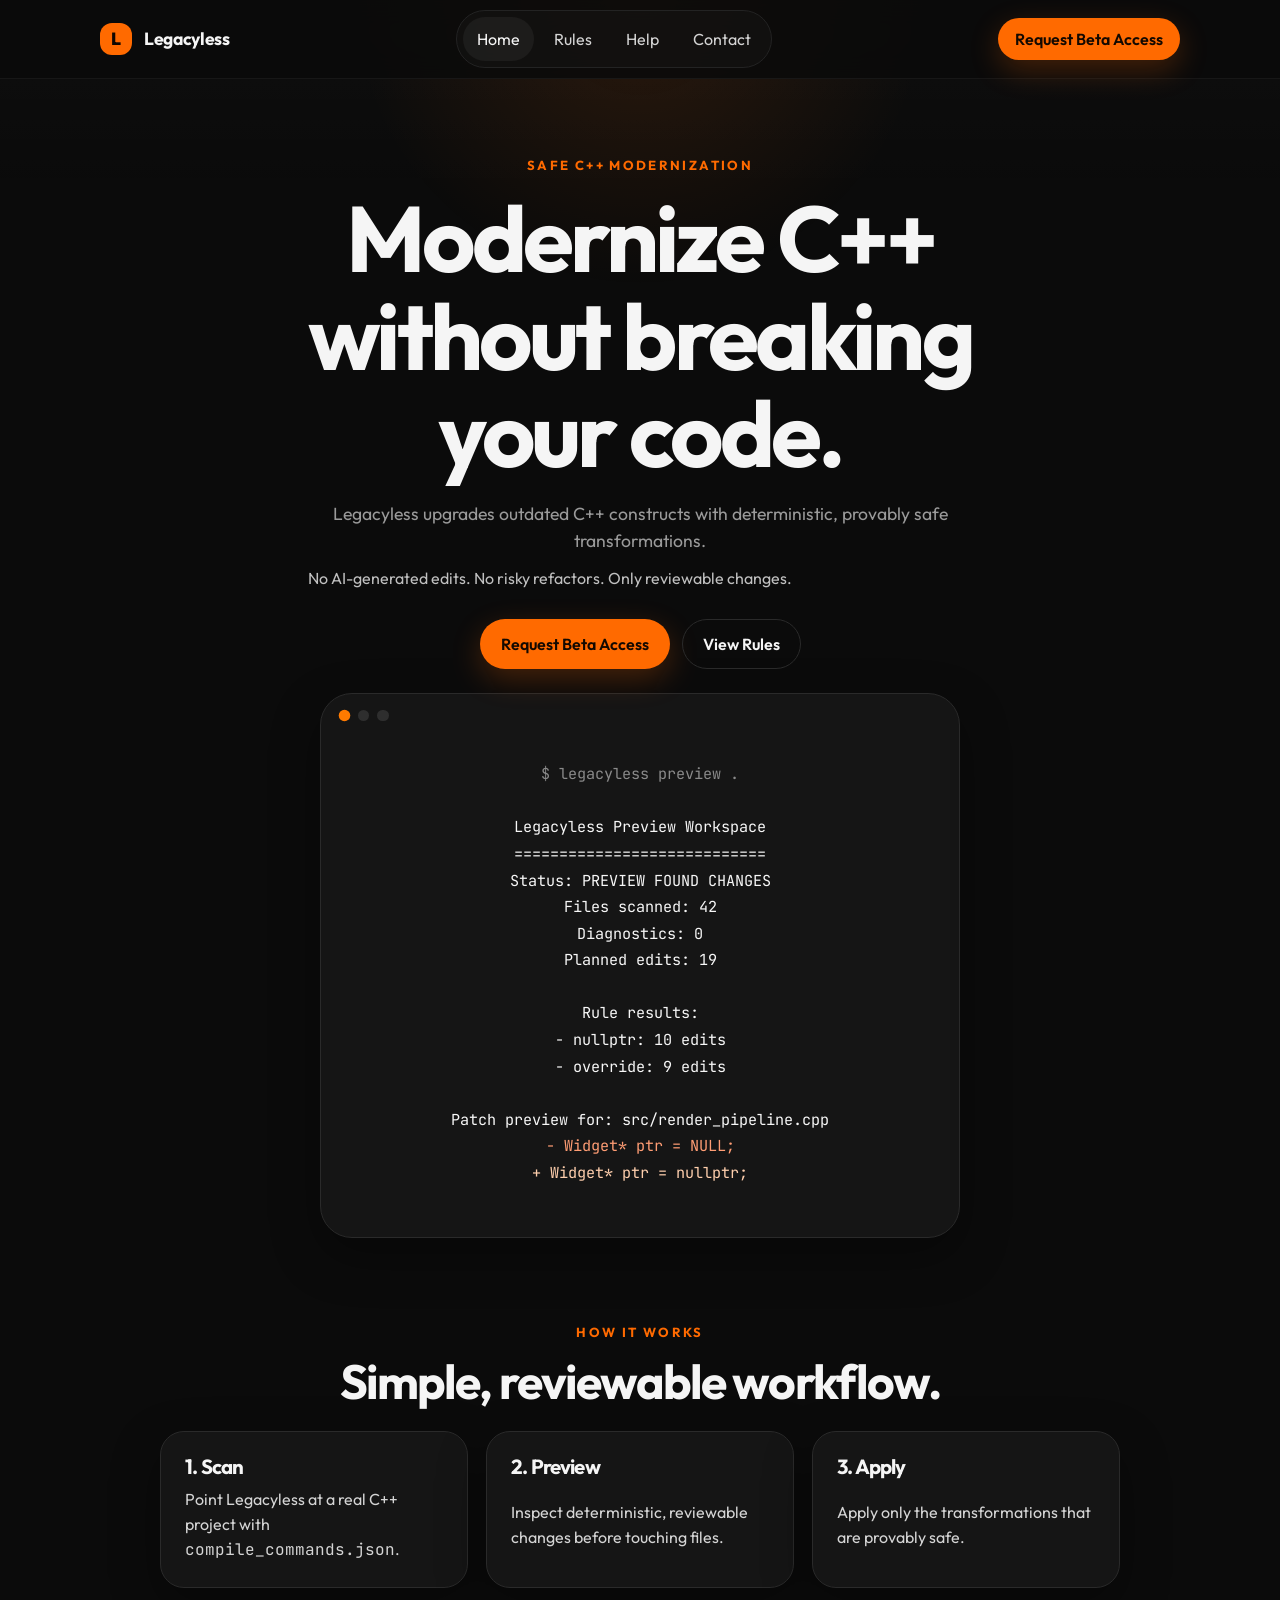
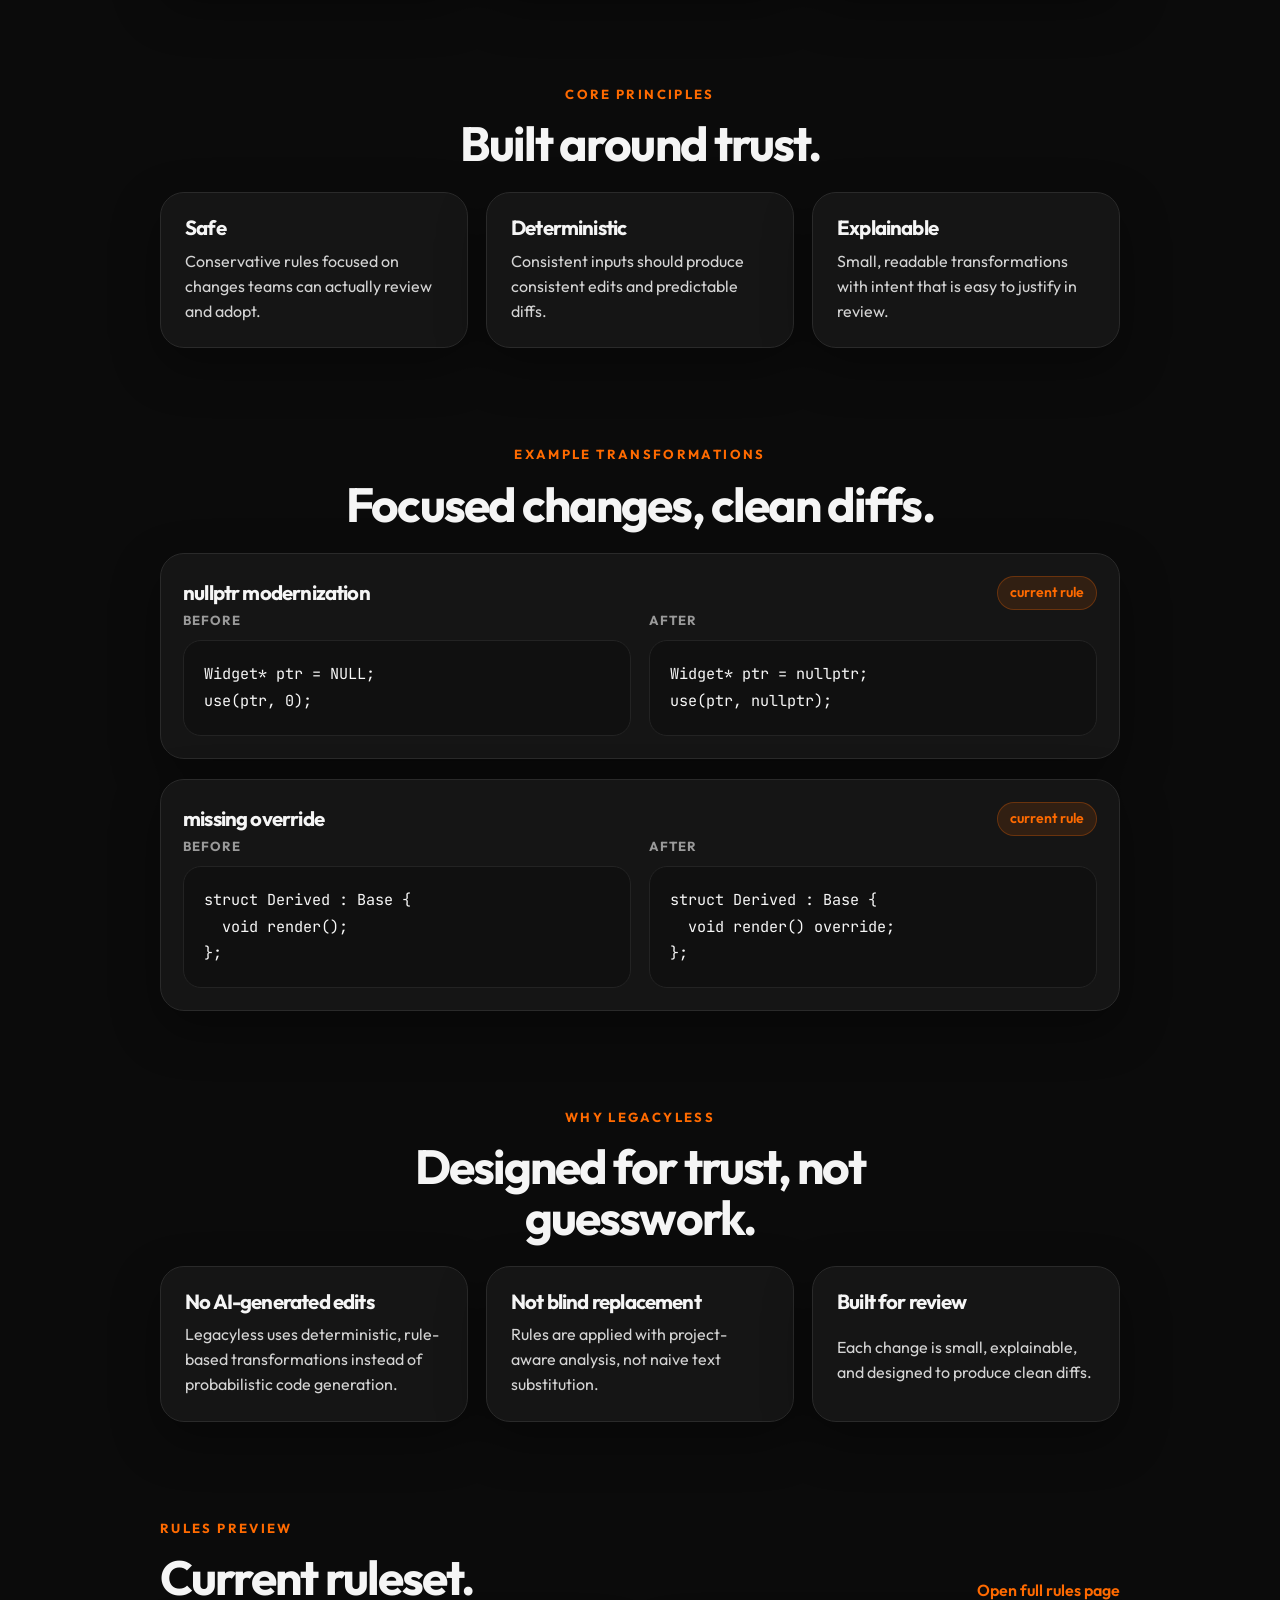
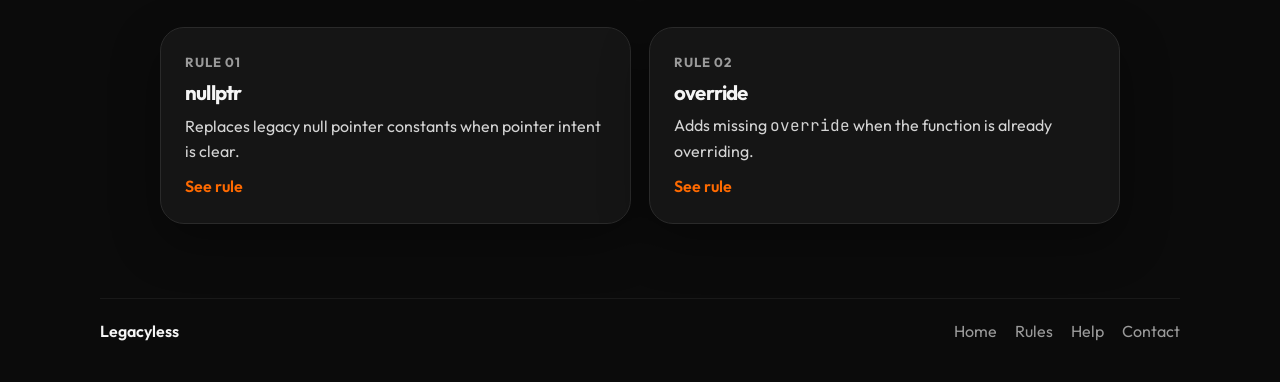
<file: index.html>
<!doctype html>
<html lang="en">

<head>
  <meta charset="utf-8">
  <meta name="viewport" content="width=device-width, initial-scale=1">
  <title>Legacyless | Modernize C++ safely</title>
  <meta name="description"
    content="Legacyless delivers safe, deterministic, explainable C++ modernization for teams that care about trust.">
  <meta name="theme-color" content="#0b0b0b">
  <link rel="preconnect" href="https://fonts.googleapis.com">
  <link rel="preconnect" href="https://fonts.gstatic.com" crossorigin>
  <link
    href="https://fonts.googleapis.com/css2?family=Outfit:wght@400;500;600;700;800&family=JetBrains+Mono:wght@400;500;700&display=swap"
    rel="stylesheet">
  <link rel="stylesheet" href="styles.css">
</head>

<body>
  <div class="site-shell">
    <header class="site-header">
      <div class="container nav-row">
        <a class="brand" href="index.html" aria-label="Legacyless home">
          <span class="brand-mark">L</span>
          <span>Legacyless</span>
        </a>
        <nav class="site-nav" aria-label="Primary">
          <a aria-current="page" href="index.html">Home</a>
          <a href="rules.html">Rules</a>
          <a href="help.html">Help</a>
          <a href="contact.html">Contact</a>
        </nav>
        <a class="button button-primary button-small" href="contact.html">Request Beta Access</a>
      </div>
    </header>

    <main>
      <section class="hero section">
        <div class="container hero-wrap">
          <p class="eyebrow">Safe C++ modernization</p>
          <h1>Modernize C++ without breaking your code.</h1>
          <p class="hero-copy">
            Legacyless upgrades outdated C++ constructs with deterministic, provably safe transformations.
          </p>
          <p class="hero-subcopy">
            No AI-generated edits. No risky refactors. Only reviewable changes.
          </p>

          <div class="hero-actions">
            <a class="button button-primary" href="contact.html">Request Beta Access</a>
            <a class="button button-secondary" href="rules.html">View Rules</a>
          </div>

          <div class="hero-terminal">
            <div class="terminal-bar">
              <span class="terminal-dot" data-dot="0"></span>
              <span class="terminal-dot" data-dot="1"></span>
              <span class="terminal-dot" data-dot="2"></span>
            </div>

            <div class="terminal-slides">
              <div class="terminal-slide" data-slide="0">
                <pre><code><span class="code-dim">$ legacyless preview .</span>

Legacyless Preview Workspace
============================
Status: PREVIEW FOUND CHANGES
Files scanned: 42
Diagnostics: 0
Planned edits: 19

Rule results:
- nullptr: 10 edits
- override: 9 edits

Patch preview for: src/render_pipeline.cpp
<span class="code-remove">- Widget* ptr = NULL;</span>
<span class="code-add">+ Widget* ptr = nullptr;</span></code></pre>
              </div>

              <div class="terminal-slide is-active" data-slide="1">
                <pre><code><span class="code-dim">$ legacyless apply src/render_pipeline.cpp --report-json</span>

Legacyless Apply Current File
=============================
Status: APPLY SUCCESS
File: src/render_pipeline.cpp
Diagnostics: 0
Applied edits: 4
Verification: clean

Rule results:
- override: 3 edits
- nullptr: 1 edit

JSON report used for summary output.</code></pre>
              </div>

              <div class="terminal-slide" data-slide="2">
                <pre><code><span class="code-dim">// deterministic, reviewable diff</span>
struct Renderer : BaseRenderer {
<span class="code-remove">-   void flush();</span>
<span class="code-add">+   void flush() override;</span>
};

<span class="code-remove">- Connection* current = NULL;</span>
<span class="code-add">+ Connection* current = nullptr;</span>
<span class="code-dim">// same input -> same output</span></code></pre>
              </div>
            </div>
          </div>
        </div>
      </section>

      <section class="section">
        <div class="container">
          <div class="section-heading">
            <p class="eyebrow">How it works</p>
            <h2>Simple, reviewable workflow.</h2>
          </div>

          <div class="card-grid card-grid-three">
            <article class="card principle-card">
              <h3>1. Scan</h3>
              <p>Point Legacyless at a real C++ project with <code>compile_commands.json</code>.</p>
            </article>
            <article class="card principle-card">
              <h3>2. Preview</h3>
              <p>Inspect deterministic, reviewable changes before touching files.</p>
            </article>
            <article class="card principle-card">
              <h3>3. Apply</h3>
              <p>Apply only the transformations that are provably safe.</p>
            </article>
          </div>
        </div>
      </section>

      <section class="section">
        <div class="container">
          <div class="section-heading">
            <p class="eyebrow">Core principles</p>
            <h2>Built around trust.</h2>
          </div>

          <div class="card-grid card-grid-three">
            <article class="card principle-card">
              <h3>Safe</h3>
              <p>Conservative rules focused on changes teams can actually review and adopt.</p>
            </article>
            <article class="card principle-card">
              <h3>Deterministic</h3>
              <p>Consistent inputs should produce consistent edits and predictable diffs.</p>
            </article>
            <article class="card principle-card">
              <h3>Explainable</h3>
              <p>Small, readable transformations with intent that is easy to justify in review.</p>
            </article>
          </div>
        </div>
      </section>

      <section class="section">
        <div class="container">
          <div class="section-heading">
            <p class="eyebrow">Example transformations</p>
            <h2>Focused changes, clean diffs.</h2>
          </div>

          <div class="example-stack">
            <article class="code-card">
              <div class="code-card-head">
                <h3>nullptr modernization</h3>
                <span class="pill">current rule</span>
              </div>
              <div class="split-code">
                <div>
                  <p class="code-label">Before</p>
                  <pre><code>Widget* ptr = NULL;
use(ptr, 0);</code></pre>
                </div>
                <div>
                  <p class="code-label">After</p>
                  <pre><code>Widget* ptr = nullptr;
use(ptr, nullptr);</code></pre>
                </div>
              </div>
            </article>

            <article class="code-card">
              <div class="code-card-head">
                <h3>missing override</h3>
                <span class="pill">current rule</span>
              </div>
              <div class="split-code">
                <div>
                  <p class="code-label">Before</p>
                  <pre><code>struct Derived : Base {
  void render();
};</code></pre>
                </div>
                <div>
                  <p class="code-label">After</p>
                  <pre><code>struct Derived : Base {
  void render() override;
};</code></pre>
                </div>
              </div>
            </article>
          </div>
        </div>
      </section>

      <section class="section">
        <div class="container">
          <div class="section-heading">
            <p class="eyebrow">Why Legacyless</p>
            <h2>Designed for trust, not guesswork.</h2>
          </div>

          <div class="card-grid card-grid-three">
            <article class="card principle-card">
              <h3>No AI-generated edits</h3>
              <p>Legacyless uses deterministic, rule-based transformations instead of probabilistic code generation.
              </p>
            </article>
            <article class="card principle-card">
              <h3>Not blind replacement</h3>
              <p>Rules are applied with project-aware analysis, not naive text substitution.</p>
            </article>
            <article class="card principle-card">
              <h3>Built for review</h3>
              <p>Each change is small, explainable, and designed to produce clean diffs.</p>
            </article>
          </div>
        </div>
      </section>

      <section class="section">
        <div class="container">
          <div class="section-heading section-heading-row">
            <div>
              <p class="eyebrow">Rules preview</p>
              <h2>Current ruleset.</h2>
            </div>
            <a class="text-link" href="rules.html">Open full rules page</a>
          </div>

          <div class="card-grid card-grid-two">
            <article class="card rule-card">
              <p class="rule-kicker">Rule 01</p>
              <h3>nullptr</h3>
              <p>Replaces legacy null pointer constants when pointer intent is clear.</p>
              <a class="text-link" href="rules.html">See rule</a>
            </article>
            <article class="card rule-card">
              <p class="rule-kicker">Rule 02</p>
              <h3>override</h3>
              <p>Adds missing <code>override</code> when the function is already overriding.</p>
              <a class="text-link" href="rules.html">See rule</a>
            </article>
          </div>
        </div>
      </section>
    </main>

    <footer class="site-footer">
      <div class="container footer-row">
        <p>Legacyless</p>
        <div class="footer-links">
          <a href="index.html">Home</a>
          <a href="rules.html">Rules</a>
          <a href="help.html">Help</a>
          <a href="contact.html">Contact</a>
        </div>
      </div>
    </footer>
  </div>

  <script src="script.js"></script>
</body>

</html>
</file>
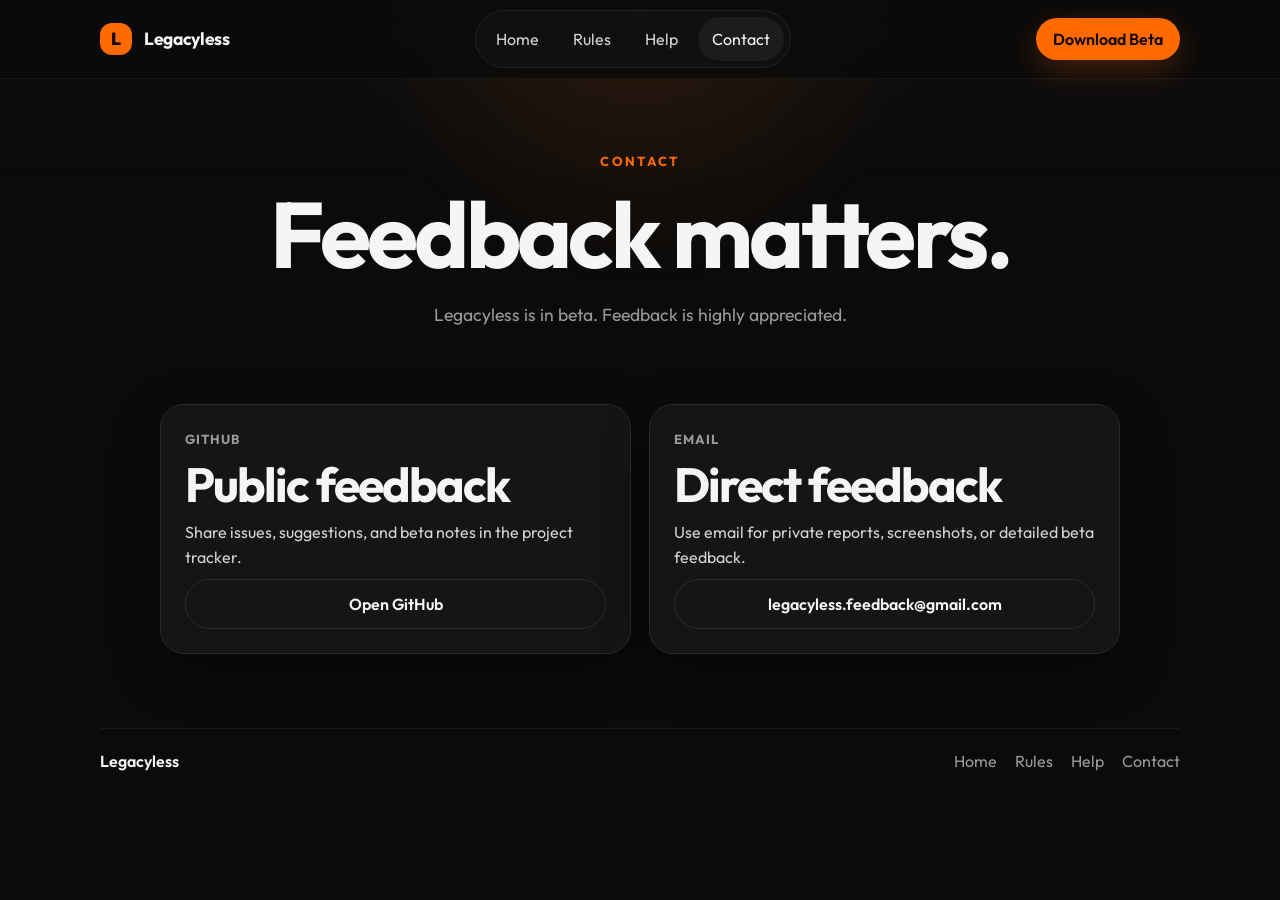
<file: contact.html>
<!doctype html>
<html lang="en">
<head>
  <meta charset="utf-8">
  <meta name="viewport" content="width=device-width, initial-scale=1">
  <title>Legacyless Contact | Beta feedback</title>
  <meta name="description" content="Share feedback on the Legacyless beta.">
  <meta name="theme-color" content="#0b0b0b">
  <link rel="preconnect" href="https://fonts.googleapis.com">
  <link rel="preconnect" href="https://fonts.gstatic.com" crossorigin>
  <link href="https://fonts.googleapis.com/css2?family=Outfit:wght@400;500;600;700;800&family=JetBrains+Mono:wght@400;500;700&display=swap" rel="stylesheet">
  <link rel="stylesheet" href="styles.css">
</head>
<body>
  <div class="site-shell">
    <header class="site-header">
      <div class="container nav-row">
        <a class="brand" href="index.html" aria-label="Legacyless home">
          <span class="brand-mark">L</span>
          <span>Legacyless</span>
        </a>
        <nav class="site-nav" aria-label="Primary">
          <a href="index.html">Home</a>
          <a href="rules.html">Rules</a>
          <a href="help.html">Help</a>
          <a aria-current="page" href="contact.html">Contact</a>
        </nav>
        <a class="button button-primary button-small" href="https://github.com/your-org/legacyless/releases/latest">Download Beta</a>
      </div>
    </header>

    <main>
      <section class="page-hero section">
        <div class="container page-hero-inner">
          <p class="eyebrow">Contact</p>
          <h1>Feedback matters.</h1>
          <p class="page-copy">Legacyless is in beta. Feedback is highly appreciated.</p>
        </div>
      </section>

      <section class="section">
        <div class="container contact-grid">
          <article class="card contact-card">
            <p class="rule-kicker">GitHub</p>
            <h2>Public feedback</h2>
            <p>Share issues, suggestions, and beta notes in the project tracker.</p>
            <a class="button button-secondary" href="https://github.com/your-org/legacyless/issues">Open GitHub</a>
          </article>

          <article class="card contact-card">
            <p class="rule-kicker">Email</p>
            <h2>Direct feedback</h2>
            <p>Use email for private reports, screenshots, or detailed beta feedback.</p>
            <a class="button button-secondary" href="mailto:legacyless.feedback@gmail.com">legacyless.feedback@gmail.com</a>
          </article>
        </div>
      </section>
    </main>

    <footer class="site-footer">
      <div class="container footer-row">
        <p>Legacyless</p>
        <div class="footer-links">
          <a href="index.html">Home</a>
          <a href="rules.html">Rules</a>
          <a href="help.html">Help</a>
          <a href="contact.html">Contact</a>
        </div>
      </div>
    </footer>
  </div>
</body>
</html>
</file>
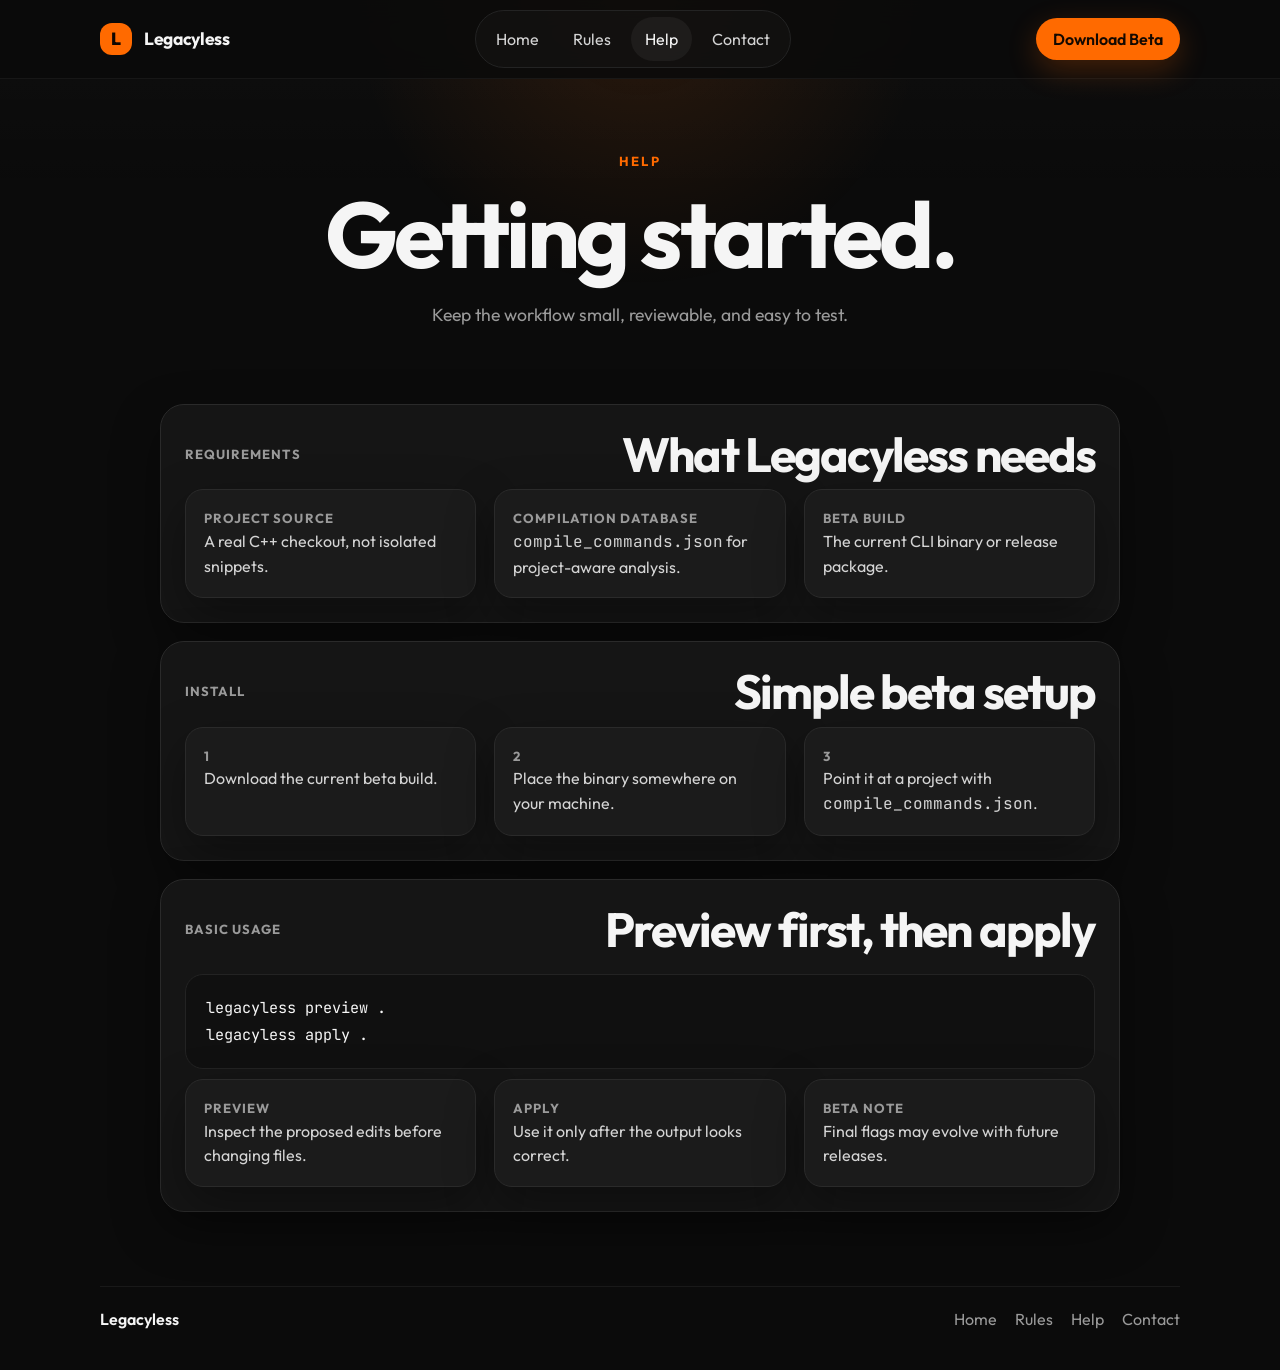
<file: help.html>
<!doctype html>
<html lang="en">
<head>
  <meta charset="utf-8">
  <meta name="viewport" content="width=device-width, initial-scale=1">
  <title>Legacyless Help | Getting started</title>
  <meta name="description" content="Requirements, install notes, and basic usage for the Legacyless beta.">
  <meta name="theme-color" content="#0b0b0b">
  <link rel="preconnect" href="https://fonts.googleapis.com">
  <link rel="preconnect" href="https://fonts.gstatic.com" crossorigin>
  <link href="https://fonts.googleapis.com/css2?family=Outfit:wght@400;500;600;700;800&family=JetBrains+Mono:wght@400;500;700&display=swap" rel="stylesheet">
  <link rel="stylesheet" href="styles.css">
</head>
<body>
  <div class="site-shell">
    <header class="site-header">
      <div class="container nav-row">
        <a class="brand" href="index.html" aria-label="Legacyless home">
          <span class="brand-mark">L</span>
          <span>Legacyless</span>
        </a>
        <nav class="site-nav" aria-label="Primary">
          <a href="index.html">Home</a>
          <a href="rules.html">Rules</a>
          <a aria-current="page" href="help.html">Help</a>
          <a href="contact.html">Contact</a>
        </nav>
        <a class="button button-primary button-small" href="https://github.com/your-org/legacyless/releases/latest">Download Beta</a>
      </div>
    </header>

    <main>
      <section class="page-hero section">
        <div class="container page-hero-inner">
          <p class="eyebrow">Help</p>
          <h1>Getting started.</h1>
          <p class="page-copy">Keep the workflow small, reviewable, and easy to test.</p>
        </div>
      </section>

      <section class="section">
        <div class="container stack-grid">
          <article class="card content-card">
            <div class="content-card-head">
              <p class="rule-kicker">Requirements</p>
              <h2>What Legacyless needs</h2>
            </div>
            <div class="bullet-grid">
              <div class="bullet-card">
                <p class="mini-label">Project source</p>
                <p>A real C++ checkout, not isolated snippets.</p>
              </div>
              <div class="bullet-card">
                <p class="mini-label">Compilation database</p>
                <p><code>compile_commands.json</code> for project-aware analysis.</p>
              </div>
              <div class="bullet-card">
                <p class="mini-label">Beta build</p>
                <p>The current CLI binary or release package.</p>
              </div>
            </div>
          </article>

          <article class="card content-card">
            <div class="content-card-head">
              <p class="rule-kicker">Install</p>
              <h2>Simple beta setup</h2>
            </div>
            <div class="bullet-grid">
              <div class="bullet-card">
                <p class="mini-label">1</p>
                <p>Download the current beta build.</p>
              </div>
              <div class="bullet-card">
                <p class="mini-label">2</p>
                <p>Place the binary somewhere on your machine.</p>
              </div>
              <div class="bullet-card">
                <p class="mini-label">3</p>
                <p>Point it at a project with <code>compile_commands.json</code>.</p>
              </div>
            </div>
          </article>

          <article class="card content-card">
            <div class="content-card-head">
              <p class="rule-kicker">Basic usage</p>
              <h2>Preview first, then apply</h2>
            </div>
            <div class="command-block">
              <pre><code>legacyless preview .
legacyless apply .</code></pre>
            </div>
            <div class="bullet-grid">
              <div class="bullet-card">
                <p class="mini-label">Preview</p>
                <p>Inspect the proposed edits before changing files.</p>
              </div>
              <div class="bullet-card">
                <p class="mini-label">Apply</p>
                <p>Use it only after the output looks correct.</p>
              </div>
              <div class="bullet-card">
                <p class="mini-label">Beta note</p>
                <p>Final flags may evolve with future releases.</p>
              </div>
            </div>
          </article>
        </div>
      </section>
    </main>

    <footer class="site-footer">
      <div class="container footer-row">
        <p>Legacyless</p>
        <div class="footer-links">
          <a href="index.html">Home</a>
          <a href="rules.html">Rules</a>
          <a href="help.html">Help</a>
          <a href="contact.html">Contact</a>
        </div>
      </div>
    </footer>
  </div>
</body>
</html>
</file>
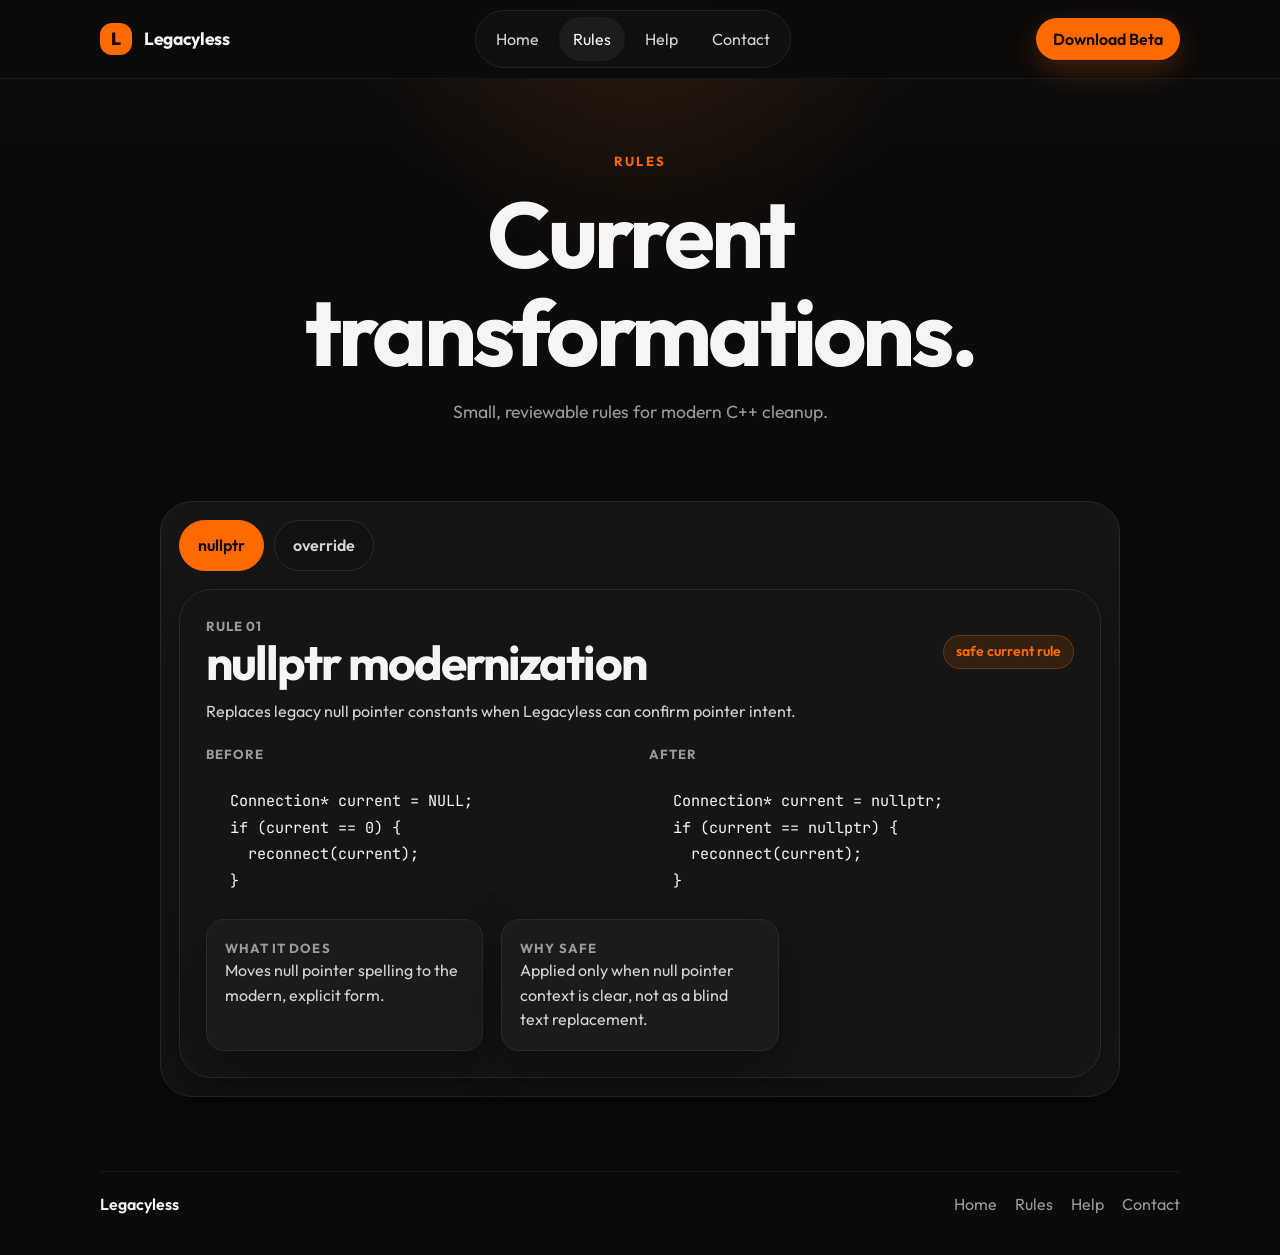
<file: rules.html>
<!doctype html>
<html lang="en">
<head>
  <meta charset="utf-8">
  <meta name="viewport" content="width=device-width, initial-scale=1">
  <title>Legacyless Rules | Current transformations</title>
  <meta name="description" content="Browse the current Legacyless rules for safe, deterministic, explainable C++ modernization.">
  <meta name="theme-color" content="#0b0b0b">
  <link rel="preconnect" href="https://fonts.googleapis.com">
  <link rel="preconnect" href="https://fonts.gstatic.com" crossorigin>
  <link href="https://fonts.googleapis.com/css2?family=Outfit:wght@400;500;600;700;800&family=JetBrains+Mono:wght@400;500;700&display=swap" rel="stylesheet">
  <link rel="stylesheet" href="styles.css">
</head>
<body>
  <div class="site-shell">
    <header class="site-header">
      <div class="container nav-row">
        <a class="brand" href="index.html" aria-label="Legacyless home">
          <span class="brand-mark">L</span>
          <span>Legacyless</span>
        </a>
        <nav class="site-nav" aria-label="Primary">
          <a href="index.html">Home</a>
          <a aria-current="page" href="rules.html">Rules</a>
          <a href="help.html">Help</a>
          <a href="contact.html">Contact</a>
        </nav>
        <a class="button button-primary button-small" href="https://github.com/your-org/legacyless/releases/latest">Download Beta</a>
      </div>
    </header>

    <main>
      <section class="page-hero section">
        <div class="container page-hero-inner">
          <p class="eyebrow">Rules</p>
          <h1>Current transformations.</h1>
          <p class="page-copy">Small, reviewable rules for modern C++ cleanup.</p>
        </div>
      </section>

      <section class="section">
        <div class="container">
          <div class="tabs-shell" data-tabs>
            <div class="tab-list" role="tablist" aria-label="Legacyless rules">
              <button class="tab-button is-active" id="tab-nullptr" type="button" role="tab" aria-selected="true" aria-controls="panel-nullptr" data-tab-target="nullptr">nullptr</button>
              <button class="tab-button" id="tab-override" type="button" role="tab" aria-selected="false" aria-controls="panel-override" data-tab-target="override">override</button>
            </div>

            <section class="tab-panel is-active" id="panel-nullptr" role="tabpanel" aria-labelledby="tab-nullptr" data-tab-panel="nullptr">
              <div class="tab-panel-head">
                <div>
                  <p class="rule-kicker">Rule 01</p>
                  <h2>nullptr modernization</h2>
                </div>
                <span class="pill">safe current rule</span>
              </div>
              <p class="tab-copy">Replaces legacy null pointer constants when Legacyless can confirm pointer intent.</p>
              <div class="split-code">
                <div>
                  <p class="code-label">Before</p>
                  <pre><code>Connection* current = NULL;
if (current == 0) {
  reconnect(current);
}</code></pre>
                </div>
                <div>
                  <p class="code-label">After</p>
                  <pre><code>Connection* current = nullptr;
if (current == nullptr) {
  reconnect(current);
}</code></pre>
                </div>
              </div>
              <div class="mini-grid">
                <article class="mini-card">
                  <p class="mini-label">What it does</p>
                  <p>Moves null pointer spelling to the modern, explicit form.</p>
                </article>
                <article class="mini-card">
                  <p class="mini-label">Why safe</p>
                  <p>Applied only when null pointer context is clear, not as a blind text replacement.</p>
                </article>
              </div>
            </section>

            <section class="tab-panel" id="panel-override" role="tabpanel" aria-labelledby="tab-override" data-tab-panel="override" hidden>
              <div class="tab-panel-head">
                <div>
                  <p class="rule-kicker">Rule 02</p>
                  <h2>missing override</h2>
                </div>
                <span class="pill">safe current rule</span>
              </div>
              <p class="tab-copy">Adds <code>override</code> when a derived function is already overriding a virtual base declaration.</p>
              <div class="split-code">
                <div>
                  <p class="code-label">Before</p>
                  <pre><code>struct Writer : BaseWriter {
  void flush();
};</code></pre>
                </div>
                <div>
                  <p class="code-label">After</p>
                  <pre><code>struct Writer : BaseWriter {
  void flush() override;
};</code></pre>
                </div>
              </div>
              <div class="mini-grid">
                <article class="mini-card">
                  <p class="mini-label">What it does</p>
                  <p>Makes existing polymorphic intent explicit and easier to review.</p>
                </article>
                <article class="mini-card">
                  <p class="mini-label">Why safe</p>
                  <p>No new runtime behavior. It clarifies behavior the type system already has.</p>
                </article>
              </div>
            </section>
          </div>
        </div>
      </section>
    </main>

    <footer class="site-footer">
      <div class="container footer-row">
        <p>Legacyless</p>
        <div class="footer-links">
          <a href="index.html">Home</a>
          <a href="rules.html">Rules</a>
          <a href="help.html">Help</a>
          <a href="contact.html">Contact</a>
        </div>
      </div>
    </footer>
  </div>

  <script src="script.js"></script>
</body>
</html>
</file>
<file: styles.css>
:root {
  color-scheme: dark;
  --bg: #0b0b0b;
  --bg-soft: #121212;
  --panel: #151515;
  --panel-strong: #1b1b1b;
  --border: #2a2a2a;
  --border-soft: #232323;
  --text: #f5f5f5;
  --text-soft: #d4d4d4;
  --muted: #9a9a9a;
  --accent: #ff6a00;
  --accent-soft: rgba(255, 106, 0, 0.12);
  --accent-border: rgba(255, 106, 0, 0.28);
  --shadow: 0 18px 48px rgba(0, 0, 0, 0.35);
  --radius-xl: 32px;
  --radius-lg: 24px;
  --radius-md: 18px;
  --radius-sm: 14px;
  --container: min(1080px, calc(100vw - 40px));
}

*,
*::before,
*::after {
  box-sizing: border-box;
}

html {
  scroll-behavior: smooth;
}

body {
  margin: 0;
  min-width: 320px;
  background: var(--bg);
  color: var(--text);
  font-family: "Outfit", "Segoe UI", sans-serif;
  line-height: 1.55;
}

body::before {
  content: "";
  position: fixed;
  inset: 0;
  pointer-events: none;
  background:
    radial-gradient(circle at top center, rgba(255, 106, 0, 0.12), transparent 26%),
    linear-gradient(180deg, rgba(255, 255, 255, 0.02), transparent 22%);
  z-index: -1;
}

a {
  color: inherit;
  text-decoration: none;
  transition: color 160ms ease, background-color 160ms ease, border-color 160ms ease, transform 160ms ease, box-shadow 160ms ease;
}

code,
pre {
  font-family: "JetBrains Mono", Consolas, monospace;
  font-variant-ligatures: none;
}

.site-shell {
  min-height: 100vh;
}

.container {
  width: var(--container);
  margin: 0 auto;
}

.section {
  padding: 48px 0;
}

.site-header {
  position: sticky;
  top: 0;
  z-index: 30;
  background: rgba(11, 11, 11, 0.88);
  backdrop-filter: blur(14px);
  border-bottom: 1px solid rgba(255, 255, 255, 0.05);
}

.nav-row {
  display: flex;
  align-items: center;
  justify-content: space-between;
  gap: 24px;
  min-height: 78px;
}

.brand {
  display: inline-flex;
  align-items: center;
  gap: 12px;
  font-weight: 700;
  font-size: 1.1rem;
  letter-spacing: -0.02em;
}

.brand-mark {
  display: inline-grid;
  place-items: center;
  width: 2rem;
  height: 2rem;
  border-radius: 12px;
  background: var(--accent);
  color: #100700;
  font-weight: 800;
}

.site-nav {
  display: flex;
  align-items: center;
  gap: 6px;
  padding: 6px;
  border: 1px solid var(--border-soft);
  border-radius: 999px;
  background: rgba(255, 255, 255, 0.02);
}

.site-nav a {
  padding: 10px 14px;
  border-radius: 999px;
  color: var(--text-soft);
}

.site-nav a:hover,
.site-nav a[aria-current="page"] {
  background: rgba(255, 255, 255, 0.05);
  color: var(--text);
}

.button {
  display: inline-flex;
  align-items: center;
  justify-content: center;
  min-height: 50px;
  padding: 0 20px;
  border-radius: 999px;
  border: 1px solid transparent;
  font-weight: 600;
}

.button:hover {
  transform: translateY(-1px);
}

.button-small {
  min-height: 42px;
  padding: 0 16px;
}

.button-primary {
  background: var(--accent);
  color: #130900;
  box-shadow: 0 10px 30px rgba(255, 106, 0, 0.24);
}

.button-primary:hover {
  box-shadow: 0 14px 36px rgba(255, 106, 0, 0.3);
}

.button-secondary {
  background: transparent;
  color: var(--text);
  border-color: var(--border);
}

.button-secondary:hover {
  border-color: var(--accent-border);
  background: rgba(255, 255, 255, 0.03);
}

.hero {
  padding: 76px 0 36px;
}

.hero-wrap,
.page-hero-inner {
  max-width: 820px;
  margin: 0 auto;
  text-align: center;
}

.hero-subcopy {
  margin-top: 0.75rem;
  max-width: 40rem;
  opacity: 0.9;
}

.hero-terminal {
  max-width: 640px;
  margin-top: 1.5rem;
  margin-left: auto;
  margin-right: auto;

  border-radius: 12px;
  overflow: hidden;
}

.hero-terminal pre {
  margin: 0;
}

.terminal-bar {
  display: flex;
  gap: 0.5rem;
  align-items: center;
  margin-bottom: 1rem;
}

.terminal-dot {
  width: 0.7rem;
  height: 0.7rem;
  border-radius: 999px;
  background: #3a3a3a;
  opacity: 0.7;
  cursor: pointer;
}

.terminal-dot.is-active {
  background: #ff7a00;
  opacity: 1;
  transform: scale(1.05);
}

.terminal-slides {
  position: relative;
  height: 500px;
  overflow: hidden;
}

.terminal-slide {
  position: absolute;
  inset: 0;
  opacity: 0;
  pointer-events: none;
}

.terminal-slide.is-active {
  opacity: 1;
  pointer-events: auto;
}

.page-hero {
  padding: 72px 0 28px;
}

.eyebrow {
  margin: 0 0 14px;
  color: var(--accent);
  font-size: 0.82rem;
  font-weight: 700;
  letter-spacing: 0.18em;
  text-transform: uppercase;
}

h1,
h2,
h3 {
  margin: 0;
  line-height: 1.05;
  letter-spacing: -0.04em;
}

h1 {
  font-size: clamp(3.3rem, 8vw, 5.8rem);
}

h2 {
  font-size: clamp(2rem, 5vw, 3rem);
}

h3 {
  font-size: 1.28rem;
}

p {
  margin: 0;
  color: var(--text-soft);
}

.hero-copy,
.page-copy {
  max-width: 620px;
  margin: 18px auto 0;
  font-size: 1.1rem;
  color: var(--muted);
}

.hero-actions {
  display: flex;
  justify-content: center;
  flex-wrap: wrap;
  gap: 12px;
  margin-top: 28px;
}

.hero-panel {
  margin-top: 34px;
}

.hero-terminal,
.code-card,
.card,
.tabs-shell,
.tab-panel,
.mini-card,
.bullet-card {
  border: 1px solid var(--border);
  background: var(--panel);
  box-shadow: var(--shadow);
}

.hero-terminal,
.card,
.tabs-shell,
.tab-panel {
  border-radius: var(--radius-xl);
}

.terminal-bar {
  display: flex;
  gap: 8px;
  padding: 16px 18px 0;
}

pre {
  margin: 0;
  padding: 24px;
  overflow: auto;
  color: #f7f7f7;
  font-size: 0.95rem;
  line-height: 1.75;
}

.code-dim {
  color: #8a8a8a;
}

.code-remove {
  color: #ff9d74;
}

.code-add {
  color: #ffcfad;
}

.section-heading {
  max-width: 660px;
  margin: 0 auto 24px;
  text-align: center;
}

.section-heading-row {
  display: flex;
  align-items: end;
  justify-content: space-between;
  gap: 16px;
  max-width: 960px;
  margin: 0 auto 24px;
  text-align: left;
}

.card-grid,
.example-stack,
.tabs-shell,
.stack-grid,
.contact-grid {
  max-width: 960px;
  margin-left: auto;
  margin-right: auto;
}

.text-link {
  color: var(--accent);
  font-weight: 600;
}

.text-link:hover {
  color: #ff8b3d;
}

.card-grid,
.split-code,
.mini-grid,
.contact-grid,
.stack-grid,
.bullet-grid {
  display: grid;
  gap: 18px;
}

.card-grid-three,
.mini-grid,
.bullet-grid {
  grid-template-columns: repeat(3, minmax(0, 1fr));
}

.card-grid-two,
.contact-grid,
.split-code {
  grid-template-columns: repeat(2, minmax(0, 1fr));
}

.card,
.content-card,
.contact-card {
  padding: 24px;
  border-radius: var(--radius-lg);
}

.principle-card,
.rule-card,
.contact-card,
.content-card {
  display: grid;
  gap: 10px;
}

.card:hover,
.mini-card:hover,
.bullet-card:hover,
.tab-button:hover {
  border-color: var(--accent-border);
}

.example-stack {
  display: grid;
  gap: 20px;
}

.code-card {
  padding: 22px;
  border-radius: var(--radius-lg);
}

.code-card-head,
.tab-panel-head,
.content-card-head,
.footer-row {
  display: flex;
  align-items: center;
  justify-content: space-between;
  gap: 12px;
}

.pill {
  display: inline-flex;
  align-items: center;
  min-height: 34px;
  padding: 0 12px;
  border-radius: 999px;
  background: var(--accent-soft);
  border: 1px solid var(--accent-border);
  color: var(--accent);
  font-size: 0.88rem;
  font-weight: 600;
}

.code-label,
.mini-label,
.rule-kicker {
  color: var(--muted);
  font-size: 0.82rem;
  font-weight: 700;
  letter-spacing: 0.08em;
  text-transform: uppercase;
}

.code-card pre,
.command-block pre {
  margin-top: 10px;
  padding: 20px;
  border-radius: var(--radius-md);
  background: #101010;
  border: 1px solid #232323;
}

.split-code > div,
.command-block {
  min-width: 0;
}

.tabs-shell {
  padding: 18px;
}

.tab-list {
  display: flex;
  gap: 10px;
  margin-bottom: 18px;
}

.tab-button {
  appearance: none;
  border: 1px solid var(--border);
  background: var(--bg-soft);
  color: var(--text-soft);
  padding: 12px 18px;
  border-radius: 999px;
  font: inherit;
  font-weight: 600;
  cursor: pointer;
  transition: color 160ms ease, background-color 160ms ease, border-color 160ms ease;
}

.tab-button.is-active {
  background: var(--accent);
  border-color: var(--accent);
  color: #130900;
}

.tab-panel {
  padding: 26px;
}

.tab-panel:not(.is-active) {
  display: none;
}

.tab-copy {
  max-width: 640px;
  margin: 12px 0 20px;
}

.mini-card,
.bullet-card {
  padding: 18px;
  border-radius: var(--radius-md);
  background: var(--panel-strong);
}

.site-footer {
  padding: 26px 0 38px;
}

.footer-row {
  padding-top: 20px;
  border-top: 1px solid rgba(255, 255, 255, 0.06);
}

.footer-row p {
  color: var(--text);
  font-weight: 600;
}

.footer-links {
  display: flex;
  flex-wrap: wrap;
  gap: 18px;
}

.footer-links a {
  color: var(--muted);
}

.footer-links a:hover {
  color: var(--text);
}

@media (max-width: 920px) {
  .nav-row,
  .section-heading-row,
  .code-card-head,
  .tab-panel-head,
  .content-card-head,
  .footer-row {
    flex-direction: column;
    align-items: flex-start;
  }

  .nav-row {
    padding: 14px 0;
  }

  .site-nav {
    width: 100%;
    justify-content: center;
  }

  .card-grid-three,
  .card-grid-two,
  .contact-grid,
  .split-code,
  .mini-grid,
  .bullet-grid {
    grid-template-columns: 1fr;
  }
}

@media (max-width: 620px) {
  :root {
    --container: min(1080px, calc(100vw - 24px));
  }

  .hero,
  .page-hero {
    padding-top: 56px;
  }

  .section {
    padding: 34px 0;
  }

  .site-nav {
    flex-wrap: wrap;
  }

  .site-nav a {
    padding: 9px 12px;
  }

  .card,
  .code-card,
  .tab-panel,
  .tabs-shell {
    padding: 18px;
  }

  .tab-list {
    flex-wrap: wrap;
  }
}
</file>
